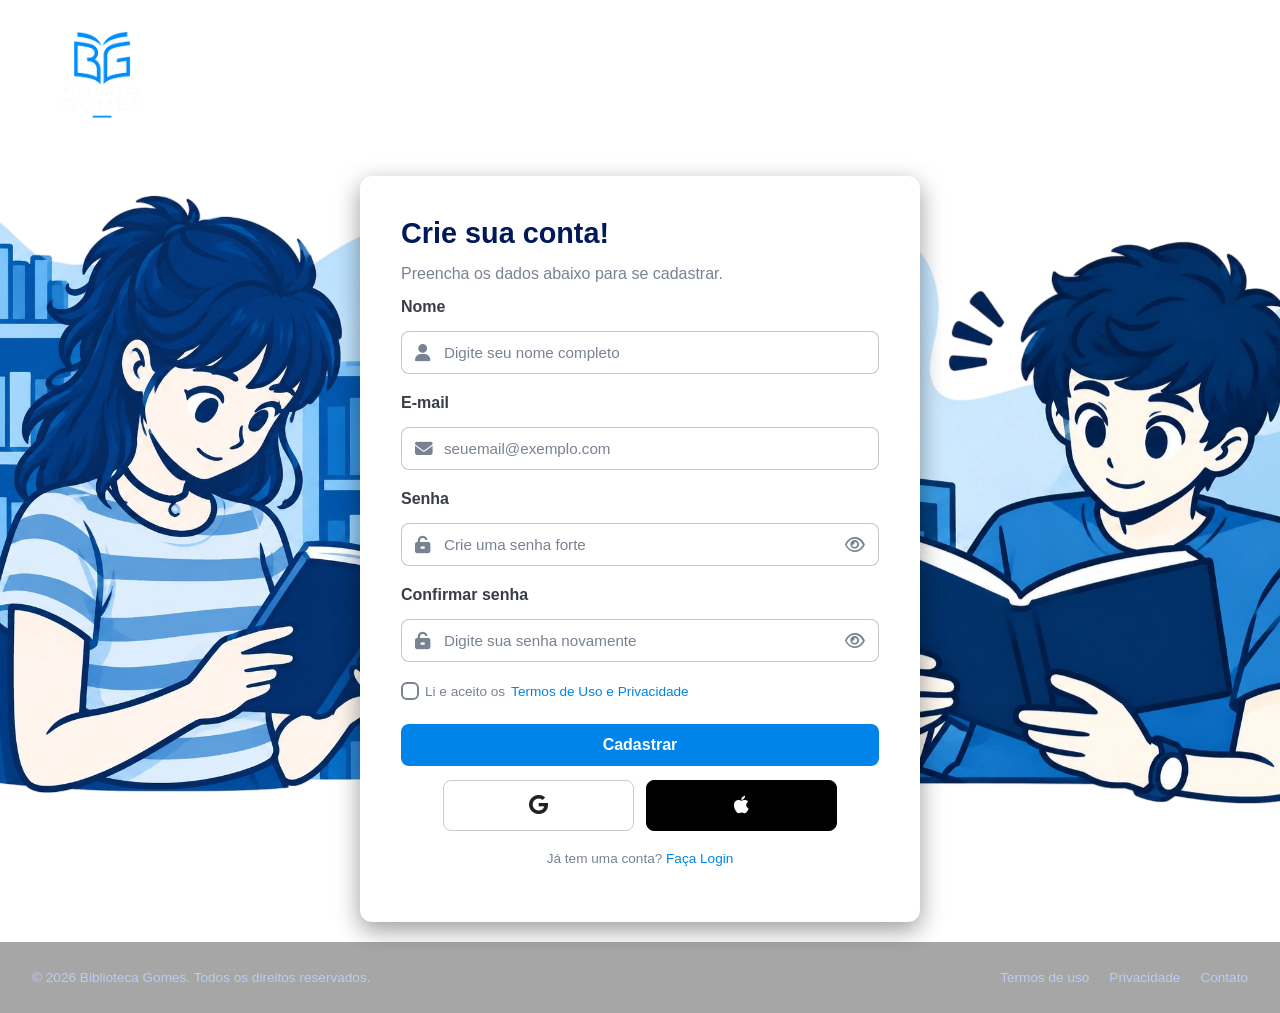
<file: criar.html>
<!DOCTYPE html>
<html lang="pt-BR">
<head>
    <meta charset="UTF-8">
    <meta name="viewport" content="width=device-width, initial-scale=1.0">
    <title>Tela de Criar</title>
    <!--    LOGO/ABA    -->
    <link rel="icon" type="image/png" sizes="128x128" href="logo_aba.png">

    <!-- recurso -->
    <link rel="stylesheet" href="https://cdnjs.cloudflare.com/ajax/libs/font-awesome/6.4.0/css/all.min.css">

    <link rel="stylesheet" href="login.css">
</head>
<body>
    <div class="backgrounds">
        <img class="background girl" src="girl-login.png">
        <img class="background boy" src="boy-login.png">
    </div>

    <header class="topo">
        <a href="index.html" class="topo-logo">
            <img src="logo_darkmode.png" alt="Logo">
        </a>
    </header>
    <div class="login-container">
        <form class="login-form" id="form-login" novalidate>
            <h2>Crie sua conta!</h2>
            <p>Preencha os dados abaixo para se cadastrar.</p>

            <!-- Campo Usuário / E-mail -->
             <p class="camp-input">Nome</p>
            <div class="input-group">
                <i class="fa-solid fa-user"></i>
                <span></span>
                <input type="text" id="nome" placeholder="Digite seu nome completo" required>
                <small class="erro"></small>
            </div>

             <p class="camp-input">E-mail</p>
            <div class="input-group">
                <i class="fa-solid fa-envelope"></i>
                <span></span>
                <input type="email" id="email" placeholder="seuemail@exemplo.com" required>
                <small class="erro"></small>
            </div>
             <p id="erro-email" class="msg-erro-campo" style="display: none;"></p>

            <!-- Campo Senha -->
            <p class="camp-input">Senha</p>
            <div class="input-group">
                <i class="fa-solid fa-unlock-keyhole"></i>
                <span></span>
                <input type="password" id="senha" placeholder="Crie uma senha forte" required>
                <button type="button" class="toggle-senha" aria-label="Mostrar senha">
                    <i class="fa-regular fa-eye"></i>
                </button>
                <small class="erro"></small>
            </div>
             <p id="erro-senha2" class="msg-erro-campo" style="display: none;"></p>

            <p class="camp-input">Confirmar senha</p>
            <div class="input-group">
                <i class="fa-solid fa-unlock-keyhole"></i>
                <span></span>
                <input type="password" id="senha2FA" placeholder="Digite sua senha novamente" required>
                <button type="button" class="toggle-senha" aria-label="Mostrar senha">
                    <i class="fa-regular fa-eye"></i>
                </button>
                <small class="erro"></small>
            </div>
             <p id="erro-senha2" class="msg-erro-campo" style="display: none;"></p>

            <!-- Opções Extras -->
            <div class="form-options">
                <label>
                    <input type="checkbox" id="termos"> Li e aceito os <a href="ajuda.html#termos">Termos de Uso e Privacidade</a>
                </label>
                <small class="erro-termos">Você precisa aceitar os termos para continuar.</small>
            </div> 

            <!-- Btn de Entrar -->
             <p id="erro-login"></p>
            <button type="submit" class="btn-login">Cadastrar</button>

            <!-- Opções de Login-->
            <div class="login">
                <button class="botao google" type="button" onclick="loginGoogle()">
                    <span class="icone"><i class="fa-brands fa-google"></i></span>
                </button>
                <button class="botao apple" type="button" onclick="loginApple()">
                    <span class="icone"><i class="fa-brands fa-apple"></i></span>
                </button>
            </div>

            <!-- Cadastrar -->
            <div class="register-link">
                <p>Já tem uma conta? <a href="login.html"> Faça Login</a></p>
            </div>
        </form>
    </div>
            <!-- FOOTER -->
    <footer class="rodape">
        <p>© 2026 Biblioteca Gomes. Todos os direitos reservados.</p>
        <nav class="rodape-links">
            <a href="ajuda.html#termos">Termos de uso</a>
            <a href="ajuda.html#privacidade">Privacidade</a>
            <a href="ajuda.html#contato">Contato</a>
        </nav>
    </footer>
    <script src="criar.js"></script>
</body>
</html>
</file>
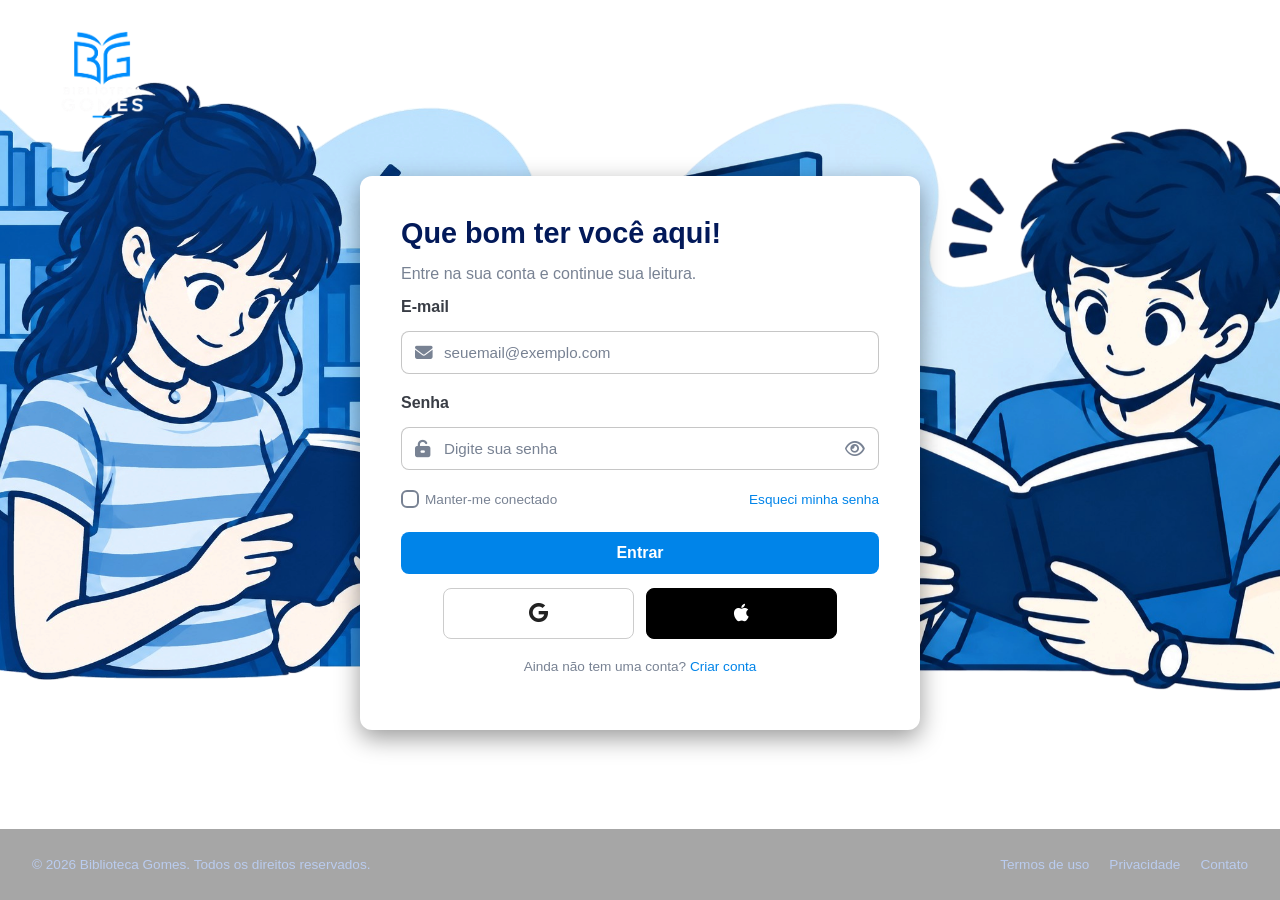
<file: login.html>
<!DOCTYPE html>
<html lang="pt-BR">
<head>
    <meta charset="UTF-8">
    <meta name="viewport" content="width=device-width, initial-scale=1.0">
    <title>Tela de Login</title>
    <!--    LOGO/ABA    -->
    <link rel="icon" type="image/png" sizes="128x128" href="logo_aba.png">
    
    <!-- recurso -->
    <link rel="stylesheet" href="https://cdnjs.cloudflare.com/ajax/libs/font-awesome/6.4.0/css/all.min.css">
    <link rel="stylesheet" href="login.css">
</head>
<body>
    <div class="backgrounds">
        <img class="background girl" src="girl-login.png">
        <img class="background boy" src="boy-login.png">
    </div>

    <header class="topo">
        <a href="index.html" class="topo-logo">
            <img src="logo_darkmode.png" alt="Logo">
        </a>
    </header>
    <div class="login-container">
        <form class="login-form" id="form-login" novalidate>
            <h2>Que bom ter você aqui!</h2>
            <p>Entre na sua conta e continue sua leitura.</p>

            <!-- Campo Usuário / E-mail -->
             <p class="camp-input">E-mail</p>
            <div class="input-group">
                <i class="fa-solid fa-envelope"></i>
                <span></span>
                <input type="email" id="email" placeholder="seuemail@exemplo.com" required>
                <small class="erro"></small>
            </div>

            <!-- Campo Senha -->
            <p class="camp-input">Senha</p>
            <div class="input-group">
                <i class="fa-solid fa-unlock-keyhole"></i>
                <span></span>
                <input type="password" id="senha" placeholder="Digite sua senha" required>
                <button type="button" class="toggle-senha" aria-label="Mostrar senha">
                    <i class="fa-regular fa-eye"></i>
                </button>
                <small class="erro"></small>
            </div>

            <!-- Opções Extras -->
            <div class="form-options">
                <label>
                    <input type="checkbox"> Manter-me conectado
                </label>
                <a href="#">Esqueci minha senha</a>
            </div>

            <!-- Btn de Entrar -->
             <p id="erro-login"></p>
            <button type="submit" class="btn-login">Entrar</button>

            <!-- Opções de Login-->
            <div class="login">
                <button class="botao google" type="button" onclick="loginGoogle()">
                    <span class="icone"><i class="fa-brands fa-google"></i></span>
                </button>
                <button class="botao apple" type="button" onclick="loginApple()">
                    <span class="icone"><i class="fa-brands fa-apple"></i></span>
                </button>
            </div>

            <!-- Cadastrar -->
            <div class="register-link">
                <p>Ainda não tem uma conta? <a href="criar.html"> Criar conta</a></p>
            </div>
        </form>
    </div>
            <!-- FOOTER -->
    <footer class="rodape">
        <p>© 2026 Biblioteca Gomes. Todos os direitos reservados.</p>
        <nav class="rodape-links">
            <a href="ajuda.html#termos">Termos de uso</a>
            <a href="ajuda.html#privacidade">Privacidade</a>
            <a href="ajuda.html#contato">Contato</a>
        </nav>
    </footer>
    <script src="conta.js"></script>
    <script src="login.js"></script>
</body>
</html>
</file>
<file: login.css>
/* =========================================================
   GLOBAL
   ========================================================= */
* {
    margin: 0;
    padding: 0;
    box-sizing: border-box;
    font-family: "Roboto", sans-serif;
}

html, body {
    overflow-x: hidden;
    max-width: 100%;
}

body {
    display: flex;
    position: relative;
    overflow: hidden;
    flex-direction: column;
    justify-content: center;
    align-items: center;
    min-height: 100vh;
    background: linear-gradient( #0d1b2a);
}
/* =========================================================
   MENU(LOGO)
   ========================================================= */
.topo {
    position: relative;
    top: 0;
    left: 0;
    width: 100%;
    padding: 6px 32px;
    z-index: 1;
}

.topo-logo {
    display: inline-block;
}

.topo-logo img {
    display: block;
	max-width: 180px;
	max-height: 140px;    
    transition: transform 0.3s ease, opacity 0.3s ease;
}

.topo-logo:hover img {
    transform: scale(1.05);
    opacity: 0.85;
}

/* =========================================================
   CONTAINER (H2,P,BOX,LOGO,BAKGROUND)
   ========================================================= */

.login-container {
    position: relative;
    width: 100%;
    max-width: 600px;
    padding: 20px;
    margin: auto;
    flex: 1 0 auto;
}

.login-form {
    background-color: #ffffff;
    padding: 40px 40px;
    border-radius: 12px;
    box-shadow: 0 8px 24px rgba(0, 0, 0, 0.4);
    border: 1px solid rgba(255, 255, 255, 0.1);
    position: relative;
}

.login-form h2 {
    margin-bottom: 15px;
    font-size: 1.8rem;
    color: #021959;
    font-family: "Inter", sans-serif; 
}
.login-form p {
    margin-bottom: 15px;
    color: #788293;
}

.background {
    width: 100%;
    height: auto;
    position: absolute;
    bottom: 0;
    left: 0;
    z-index: 0;
}

.girl {
    left: -300px; 
    right: auto;
    height: 70vh;
    width: auto;
    bottom: 212px;	
    z-index: 0;

}

.boy {
    left: auto;
    right: -300px;
    height: 70vh;
    width: auto;
    bottom: 200px;
    z-index: 0;

}
.bola_1{
	position: absolute;
	width: 800px;
	height: 700px;
	border-radius: 25%;
	background-color: #CAE7FF;
    clip-path: inset(50% 0 0 0);
	top: 145px;
	right: -70px;
	z-index: 0;
}

.bola_2{
	position: absolute;
	width: 800px;
	height: 700px;
	border-radius: 25%;
	background-color: #BCE0FD;
    clip-path: inset(50% 0 0 0);
	top: 150px;
	left: -90px;
	z-index: 0;
}

.cenario {
    position: absolute;
    inset: 0; 
    overflow: hidden;
    z-index: 0;
    pointer-events: none;
}
.topo, .login-container, .rodape {
    position: relative;
    z-index: 1;
}

/* =========================================================
   INPUTS
   ========================================================= */

p.camp-input{
    color: #393d45;
    font-weight: bold;
    font-family: "Open Sans", sans-serif;
}

.input-group {
    position: relative;
    margin-bottom: 20px;
}

.input-group i {
    position: absolute;
    top: 50%;
    left: 14px;
    transform: translateY(-50%);
    color: #788293;
    font-size: 1.1rem;
    transition: color 0.3s ease;
}

.input-group input {
    width: 100%;
    padding: 12px 14px 12px 42px;
    background-color: #ffffff;
    border: 1.5px solid #30303046;
    border-radius: 8px;
    color: #788293;
    font-size: 0.95rem;
    outline: none;
    transition: border-color 0.6s ease;
}

.input-group input::placeholder {
    color: #788293;
}

/* Efeito quando o input está focado */
.input-group input:focus {
    border-color: #006bbd;
}

.input-group input:focus + i,
.input-group:focus-within i {
    color: #006bbd;
}
/* =========================================================
   INPUTS (MOSTRAR SENHA)
   ========================================================= */
.input-group .toggle-senha {
    position: absolute;
    top: 50%;
    right: 14px;
    transform: translateY(-50%);
    background: none;
    border: none;
    padding: 0;
    cursor: pointer;
    display: flex;
    align-items: center;
}

/* o ícone dentro do botão não deve herdar o position absolute do ícone da esquerda */
.input-group .toggle-senha i {
    position: static;
    transform: none;
    color: #788293;
    font-size: 1.1rem;
    transition: color 0.3s ease;
}

.input-group .toggle-senha:hover i {
    color: #006bbd;
}

/* dá espaço no input pro olho não ficar em cima do texto */
.input-group input[type="password"],
.input-group input#senha {
    padding-right: 44px;
}
/* =========================================================
   ENTRAR (ERROR)
   ========================================================= */
  #erro-login {
    color: #e5484d;
    font-size: 0.85rem;
    font-weight: 600;
    text-align: center;
    min-height: 0;
    margin-bottom: 1rem;
    margin-top: 1rem; 
}

/* =========================================================
   INPUTS (ERROR)
   ========================================================= */
   .input-group .erro {
    display: none;
    max-height: 0;
    overflow: hidden;
    opacity: 0;
    color: #e5484d;
    font-size: 0.8rem;
    font-weight: 600;
    transition: max-height 0.3s ease, opacity 0.3s ease, margin 0.3s ease;
}
/*mensagem de erro individual de cada campo */
.login-form .msg-erro-campo {
    color: #e5484d;
    font-size: 0.8rem;
    font-weight: 600;
    margin: 4px 0 0;
    text-align: left;
    margin-bottom: 0.5rem;
}

.input-group.invalido input {
    border-color: #e5484d; /*container*/
}
.input-group.invalido input::placeholder {
    color: #e5484d; /*texto*/
}

/* =========================================================
   OPÇÕES (LEMBRAR-ME E ESQUECI A SENHA)
   ========================================================= */
.form-options {
    display: flex;
    flex-wrap: wrap;
    justify-content: space-between;
    align-items: center;
    margin-bottom: 24px;
    font-size: 0.85rem;
    color: #788293;
}
.form-options input[type="checkbox"] {
    appearance: none;
    width: 18px;
    height: 18px;
    border: 2px solid #788293;
    border-radius: 6px;
    cursor: pointer;
    display: grid;
    place-content: center;
    transition: background-color 0.15s ease-in-out,
    border-color 0.15s ease-in-out;
}

.form-options input[type="checkbox"]:checked {
    background-color: #0084e9;
    border-color: #0084e9;
}

.form-options input[type="checkbox"]:checked::after {
    content: "✓";
    color: #ffffff;
    font-size: 12px;
    font-weight: bold;
    line-height: 1;
    transition: background-color 0.15s ease-in-out,
    border-color 0.15s ease-in-out;
}

.form-options label {
    display: flex;
    align-items: center;
    gap: 6px;
    cursor: pointer;
}

.form-options a {
    color: #0084e9;
    text-decoration: none;
    transition: color 0.6s ease;
}

.form-options a:hover {
    text-decoration: underline;
    color: #006bbd;
}

/* =========================================================
   BOTÃO DE SUBMIT
   ========================================================= */
.btn-login {
    width: 100%;
    padding: 12px;
    background-color: #0084e9;
    border: none;
    border-radius: 8px;
    color: #ffffff;
    font-size: 1rem;
    font-weight: 600;
    cursor: pointer;
    transition: background-color 0.6s ease, transform 0.55s ease;
}

.btn-login:hover {
    background-color: #006bbd;
    transform: scale(1.015);
}



/* =========================================================
   LINK DE REGISTRO
========================================================= */
.register-link {
    text-align: center;
    margin-top: 20px;
    font-size: 0.85rem;
    color: #788293;
}

.register-link a {
    color: #0084e9;
    text-decoration: none;
}

.register-link a:hover {
    text-decoration: underline;
    color: #006bbd;
}

.login {
    display: flex;
    justify-content: center;
    gap: 12px;
}

    .botao {
      justify-content: center;
      flex-wrap: wrap;
      align-items: center;
      gap: 12px;
      width: 40%;
      padding: 13px;
      margin-top: 14px;
      border-radius: 8px;
      font-size: 15px;
      font-weight: bold;
      cursor: pointer;
    }

    .google {
      background: white;
      color: #222;
      border: 1px solid #ccc;
      transition: filter 0.6s ease, transform 0.55s ease;
    }

    .apple {
      background: black;
      color: white;
      border: 1px solid black;
      transition: filter 0.6s ease, transform 0.55s ease;

    }

    .icone {
      font-size: 20px;
    }

    .botao:hover {
      filter: brightness(0.85);
      transform: scale(1.025);
    }
    .apple:hover , .google:hover{
        color: #27a1ff;
        transform: scale(1.025);
    }
/* =========================================================
   FOOTER
========================================================= */
.rodape {
    position: relative;
    bottom: 0;
    left: 0;
    width: 100%;
    padding: 28px 32px;
    display: flex;
    justify-content: space-between;
    align-items: center;
    flex-wrap: wrap;
    gap: 10px;
    background-color: rgba(0, 0, 0, 0.35);
    z-index: 1;
}

.rodape p {
    font-size: 0.85rem;
    color: #bacCef;
}

.rodape-links {
    display: flex;
    gap: 20px;
}

.rodape-links a {
    font-size: 0.85rem;
    color: #bacCef;
    text-decoration: none;
    transition: color 0.6s ease;
}

.rodape-links a:hover {
    color: #1de2ff;
}
/* =========================================================
   CRIAR.CSS (TELA DE CRIAR CONTA)
========================================================= */
/*Opções Extras (Form-options / Checkbox / Termos)*/
.erro-termos {
    display: none;
    width: 100%;
    margin-top: 8px;
    color: #e5484d;
    font-size: 0.8rem;
    font-weight: 600;
}

.form-options.invalido .erro-termos {
    display: block;
}

.form-options.invalido input[type="checkbox"] {
    border-color: #e5484d;
}

/* =========================================================
   RESPONSIVIDADE
========================================================= */
@media (max-width: 900px) {
.girl { height: 20vh; left: -60px; bottom: 0; }
.boy  { height: 20vh; right: -60px; bottom: 0; }

.fundo {
    width: 100%;
    height: 100%;
    border-radius: 0;
}

.bola_1{display: none;} 
.bola_2 {top: auto; bottom: -250px; left: -90px;}


.login-container {padding: 16px; margin-bottom: 50px; }

.login-form {padding: 32px 22px;}

.rodape {
    justify-content: center;
    text-align: center;
    padding: 55px 32px;}
}
</file>
